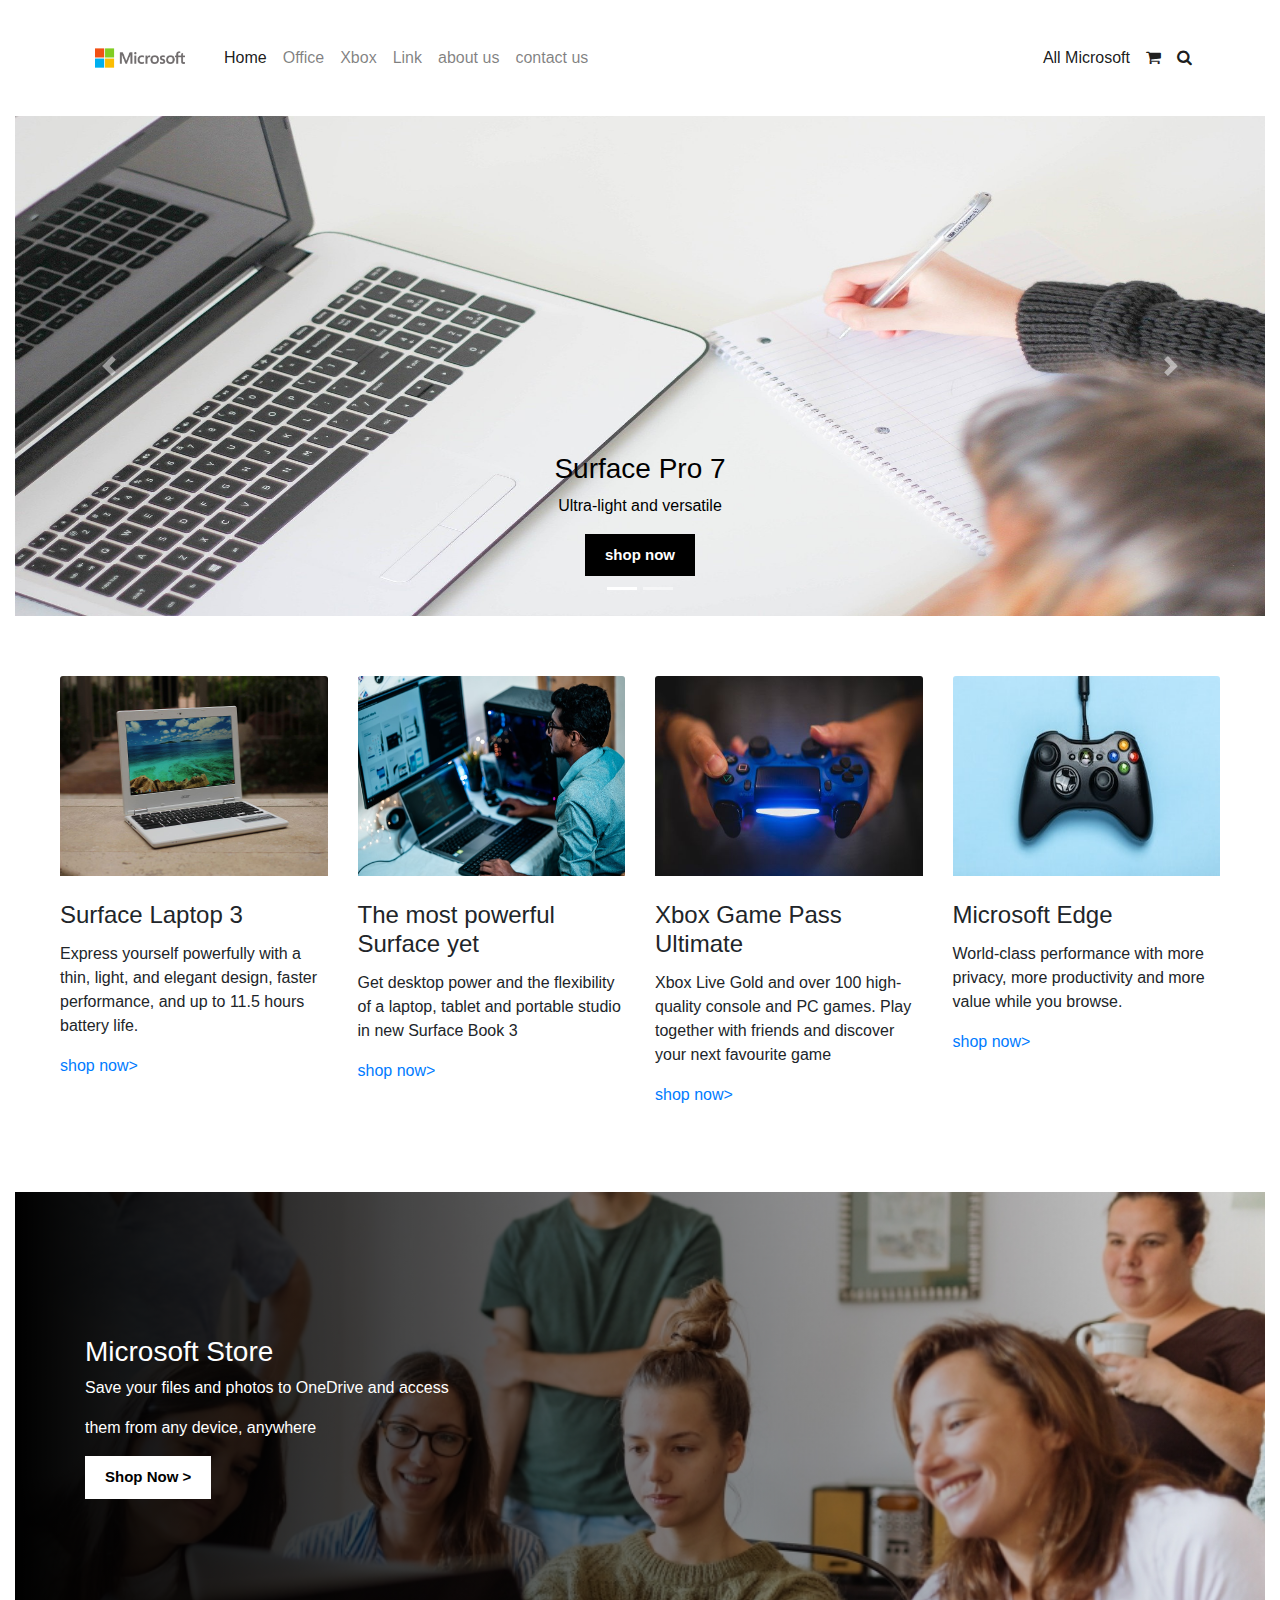
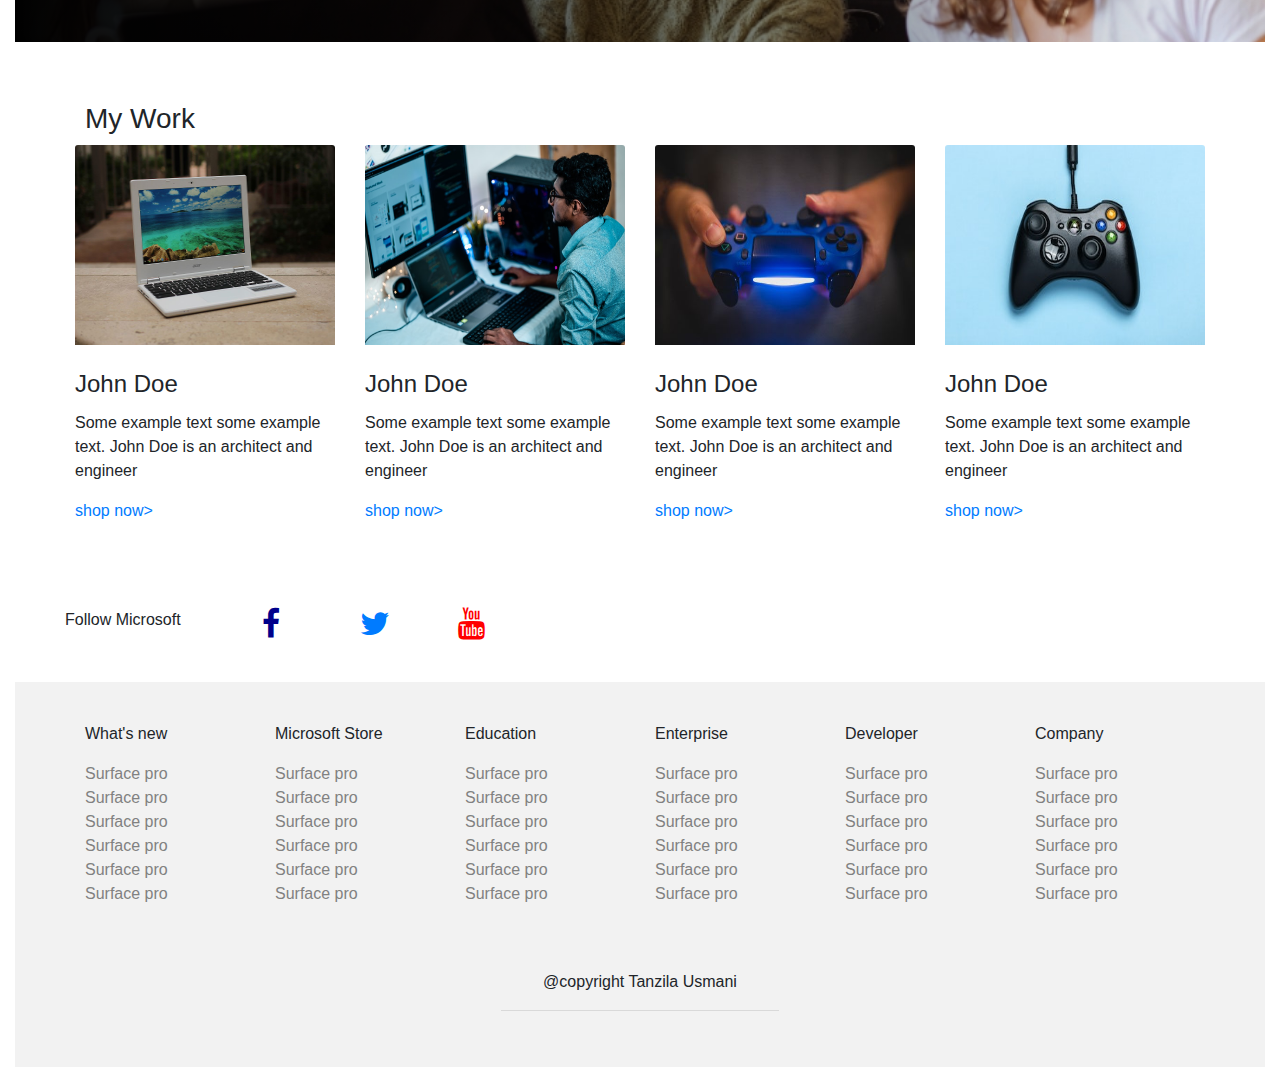
<file: index.html>
<!DOCTYPE html>
<html>
<head>
  <title></title>
  <link rel="stylesheet" href="https://cdnjs.cloudflare.com/ajax/libs/font-awesome/4.7.0/css/font-awesome.min.css">
  <meta charset="utf-8">
  <meta name="viewport" content="width=device-width, initial-scale=1">
  <link rel="stylesheet" href="https://maxcdn.bootstrapcdn.com/bootstrap/4.5.2/css/bootstrap.min.css">
  <script src="https://ajax.googleapis.com/ajax/libs/jquery/3.5.1/jquery.min.js"></script>
  <script src="https://cdnjs.cloudflare.com/ajax/libs/popper.js/1.16.0/umd/popper.min.js"></script>
  <script src="https://maxcdn.bootstrapcdn.com/bootstrap/4.5.2/js/bootstrap.min.js"></script>
 
   
  <link rel="stylesheet" href="style.css">
</head>
<body>
	<header>
  <div class="bodystyle">
<nav class="navbar navbar-expand-lg navbar-light ">
  <a class="navbar-brand" href="#">
    <img src="image/logo.png" class="logostyle">
  </a>
  <button class="navbar-toggler" type="button" data-toggle="collapse" data-target="#navbarSupportedContent" aria-controls="navbarSupportedContent" aria-expanded="false" aria-label="Toggle navigation">
    <span class="navbar-toggler-icon"></span>
  </button>

  <div class="collapse navbar-collapse" id="navbarSupportedContent">
    <ul class="navbar-nav mr-auto">
      <li class="nav-item active">
        <a class="nav-link" href="#">Home <span class="sr-only">(current)</span></a>
      </li>
      <li class="nav-item">
        <a class="nav-link" href="#">Office</a>
      </li>
       <li class="nav-item">
        <a class="nav-link" href="#">Xbox</a>
      </li>
       <li class="nav-item">
        <a class="nav-link" href="#">Link</a>
      </li>
       <li class="nav-item">
        <a class="nav-link" href="#">about us</a>
      </li>
       <li class="nav-item">
        <a class="nav-link" href="#">contact us</a>
      </li>
      
       
    </ul>
    <form class="form-inline my-2 my-lg-0">

<ul class="navbar-nav mr-auto">
      <li class="nav-item active">
        <a class="nav-link" href="#">All Microsoft <span class="sr-only">(current)</span></a>
      </li>
            <li class="nav-item active">
        <a class="nav-link" href="#"><i class="fa fa-shopping-cart"></i></i> <span class="sr-only">(current)</span></a>
      </li>
            <li class="nav-item active">
        <a class="nav-link" href="#"><i class="fa fa-search"></i> <span class="sr-only">(current)</span></a>
      </li>
    
    </form>
  </div>
</nav>
</div>
<div class="container-fluid">
<div id="demo" class="carousel slide" data-ride="carousel">
  <ul class="carousel-indicators">
    <li data-target="#demo" data-slide-to="0" class="active"></li>
    <li data-target="#demo" data-slide-to="1"></li>
  </ul>
  <div class="carousel-inner">
    <div class="carousel-item active">
      <img src="image/laptop.jpg" alt="Los Angeles" width="1100" height="500">
      <div class="carousel-caption">
        <h3>Surface Pro 7</h3>
        <p>Ultra-light and versatile</p>
        <button>shop now</button>
      </div>   
    </div>
    <div class="carousel-item">
      <img src="image/laptop.png" alt="Chicago" width="1100" height="500">
      <div class="carousel-caption">
        <h3>Microsoft 365</h3>
        <p>Premium Office apps, extra cloud storage, advanced security, and more – all in one convenient subscription</p>
        <button>shop now</button>
      </div>   
    </div>
    
  </div>
  <a class="carousel-control-prev" href="#demo" data-slide="prev">
    <span class="carousel-control-prev-icon"></span>
  </a>
  <a class="carousel-control-next" href="#demo" data-slide="next">
    <span class="carousel-control-next-icon"></span>
  </a>
</div>
</div>

</header>
<main>
	
	<div class="">
<div class="row">
	<div class="col-lg-3 col-md-3 col-12">
		<div class="card" >
    <img class="card-img-top" src="image/laptop1.jpg" alt="Card image" style="width:100%">
    <div class="card-body">
      <h4 class="card-title">Surface Laptop 3</h4>
      <p class="card-text">Express yourself powerfully with a thin, light, and elegant design, faster performance, and up to 11.5 hours battery life.</p>
      <a href="">shop now></a>
      
    </div>
  </div>
	</div>
	<div class="col-lg-3 col-md-3 col-12">
		<div class="card" >
    <img class="card-img-top" src="image/2.jpg" alt="Card image" style="width:100%">
    <div class="card-body">
      <h4 class="card-title">The most powerful Surface yet</h4>
      <p class="card-text">Get desktop power and the flexibility of a laptop, tablet and portable studio in new Surface Book 3</p>
      <a href="">shop now></a>
      
    </div>
  </div>
	</div>
	<div class="col-lg-3 col-md-3 col-12">
		<div class="card">
    <img class="card-img-top" src="image/3.jpg" alt="Card image" style="width:100%">
    <div class="card-body">
      <h4 class="card-title">Xbox Game Pass Ultimate</h4>
      <p class="card-text">Xbox Live Gold and over 100 high-quality console and PC games. Play together with friends and discover your next favourite game</p>
      <a href="">shop now></a>
      
    </div>
  </div>
	</div>
	<div class="col-lg-3 col-md-3 col-12">
		<div class="card">
    <img class="card-img-top" src="image/5.jpg" alt="Card image" style="width:100%">
    <div class="card-body">
      <h4 class="card-title">Microsoft Edge</h4>
      <p class="card-text">World-class performance with more privacy, more productivity and more value while you browse.</p>
      <a href="">shop now></a>
      
    </div>
  </div>
	</div>
</main>
<div class="container-fluid">
<section class="mstyle">
	
	<div class="mstore">
		<h3>Microsoft Store</h3>
		<p>Save your files and photos to OneDrive and access </p>
		<p>them from any device, anywhere
		</p>
<button>Shop Now ></button>

</section>

<section class="work">
	



<h3 style="margin:10px;">My Work</h3>
<div class="row">
	<div class="col-lg-3 col-md-3 col-12">
		<div class="card" >
    <img class="card-img-top" src="image/laptop1.jpg" alt="Card image" style="width:100%">
    <div class="card-body">
      <h4 class="card-title">John Doe</h4>
      <p class="card-text">Some example text some example text. John Doe is an architect and engineer</p>
      <a href="">shop now></a>
      
    </div>
  </div>
	</div>
	<div class="col-lg-3 col-md-3 col-12">
		<div class="card" >
    <img class="card-img-top" src="image/2.jpg" alt="Card image" style="width:100%">
    <div class="card-body">
      <h4 class="card-title">John Doe</h4>
      <p class="card-text">Some example text some example text. John Doe is an architect and engineer</p>
      <a href="">shop now></a>
      
    </div>
  </div>
	</div>
	<div class="col-lg-3 col-md-3 col-12">
		<div class="card">
    <img class="card-img-top" src="image/3.jpg" alt="Card image" style="width:100%">
    <div class="card-body">
      <h4 class="card-title">John Doe</h4>
      <p class="card-text">Some example text some example text. John Doe is an architect and engineer</p>
      <a href="">shop now></a>
      
    </div>
  </div>
	</div>
	<div class="col-lg-3 col-md-3 col-12">
		<div class="card">
    <img class="card-img-top" src="image/5.jpg" alt="Card image" style="width:100%">
    <div class="card-body">
      <h4 class="card-title">John Doe</h4>
      <p class="card-text">Some example text some example text. John Doe is an architect and engineer</p>
      <a href="">shop now></a>
      
    </div>
  </div>
	</div>








</section>

<section class="socialstyle">
	<div class="row">
		<div class="col-lg-2">
			Follow Microsoft
		</div>
		<div class="col-lg-1">
			<a href=""><i class="fa fa-facebook fa-2x "></i>
			</a>
		</div>
		<div class="col-lg-1">
			<a href=""><i class="fa fa-twitter fa-2x"></i>
			</a>
		</div>
		<div class="col-lg-1">
			<a href=""><i class="fa fa-youtube fa-2x"></i>
			</a>
		</div>
</section>

<footer class="end">
	<div class="container">
	<div class="row">
		<div class="col-lg-2">
			<p>What's new</p>
			<ul>
				<li><a href="#">Surface pro</a></li>
				<li><a href="#">Surface pro</a></li>
				<li><a href="#">Surface pro</a></li>
				<li><a href="#">Surface pro</a></li>
				<li><a href="#">Surface pro</a></li>
				<li><a href="#">Surface pro</a></li>
			</ul>
		</div>
		<div class="col-lg-2">
			<p>Microsoft Store</p>
			<ul>
				<li><a href="#">Surface pro</a></li>
				<li><a href="#">Surface pro</a></li>
				<li><a href="#">Surface pro</a></li>
				<li><a href="#">Surface pro</a></li>
				<li><a href="#">Surface pro</a></li>
				<li><a href="#">Surface pro</a></li>
			</ul>
		</div>
		<div class="col-lg-2">
			<p>Education</p>
			<ul>
				<li><a href="#">Surface pro</a></li>
				<li><a href="#">Surface pro</a></li>
				<li><a href="#">Surface pro</a></li>
				<li><a href="#">Surface pro</a></li>
				<li><a href="#">Surface pro</a></li>
				<li><a href="#">Surface pro</a></li>
			</ul>
		</div>
		<div class="col-lg-2">
			<p>Enterprise</p>
			<ul>
				<li><a href="#">Surface pro</a></li>
				<li><a href="#">Surface pro</a></li>
				<li><a href="#">Surface pro</a></li>
				<li><a href="#">Surface pro</a></li>
				<li><a href="#">Surface pro</a></li>
				<li><a href="#">Surface pro</a></li>
			</ul>
		</div>
		<div class="col-lg-2">
			<p>Developer</p>
			<ul>
				<li><a href="#">Surface pro</a></li>
				<li><a href="#">Surface pro</a></li>
				<li><a href="#">Surface pro</a></li>
				<li><a href="#">Surface pro</a></li>
				<li><a href="#">Surface pro</a></li>
				<li><a href="#">Surface pro</a></li>
			</ul>
		</div>
		<div class="col-lg-2">
			<p>Company</p>
			<ul>
				<li><a href="#">Surface pro</a></li>
				<li><a href="#">Surface pro</a></li>
				<li><a href="#">Surface pro</a></li>
				<li><a href="#">Surface pro</a></li>
				<li><a href="#">Surface pro</a></li>
				<li><a href="#">Surface pro</a></li>
			</ul>
		</div>
	</div>
	<br><br>
	<div class="row" >
		<div class="col-lg-12 text-center">
			@copyright Tanzila Usmani
			<hr class="w-25 mx-auto">
		</div>

</footer>
</body>
</html>
</file>
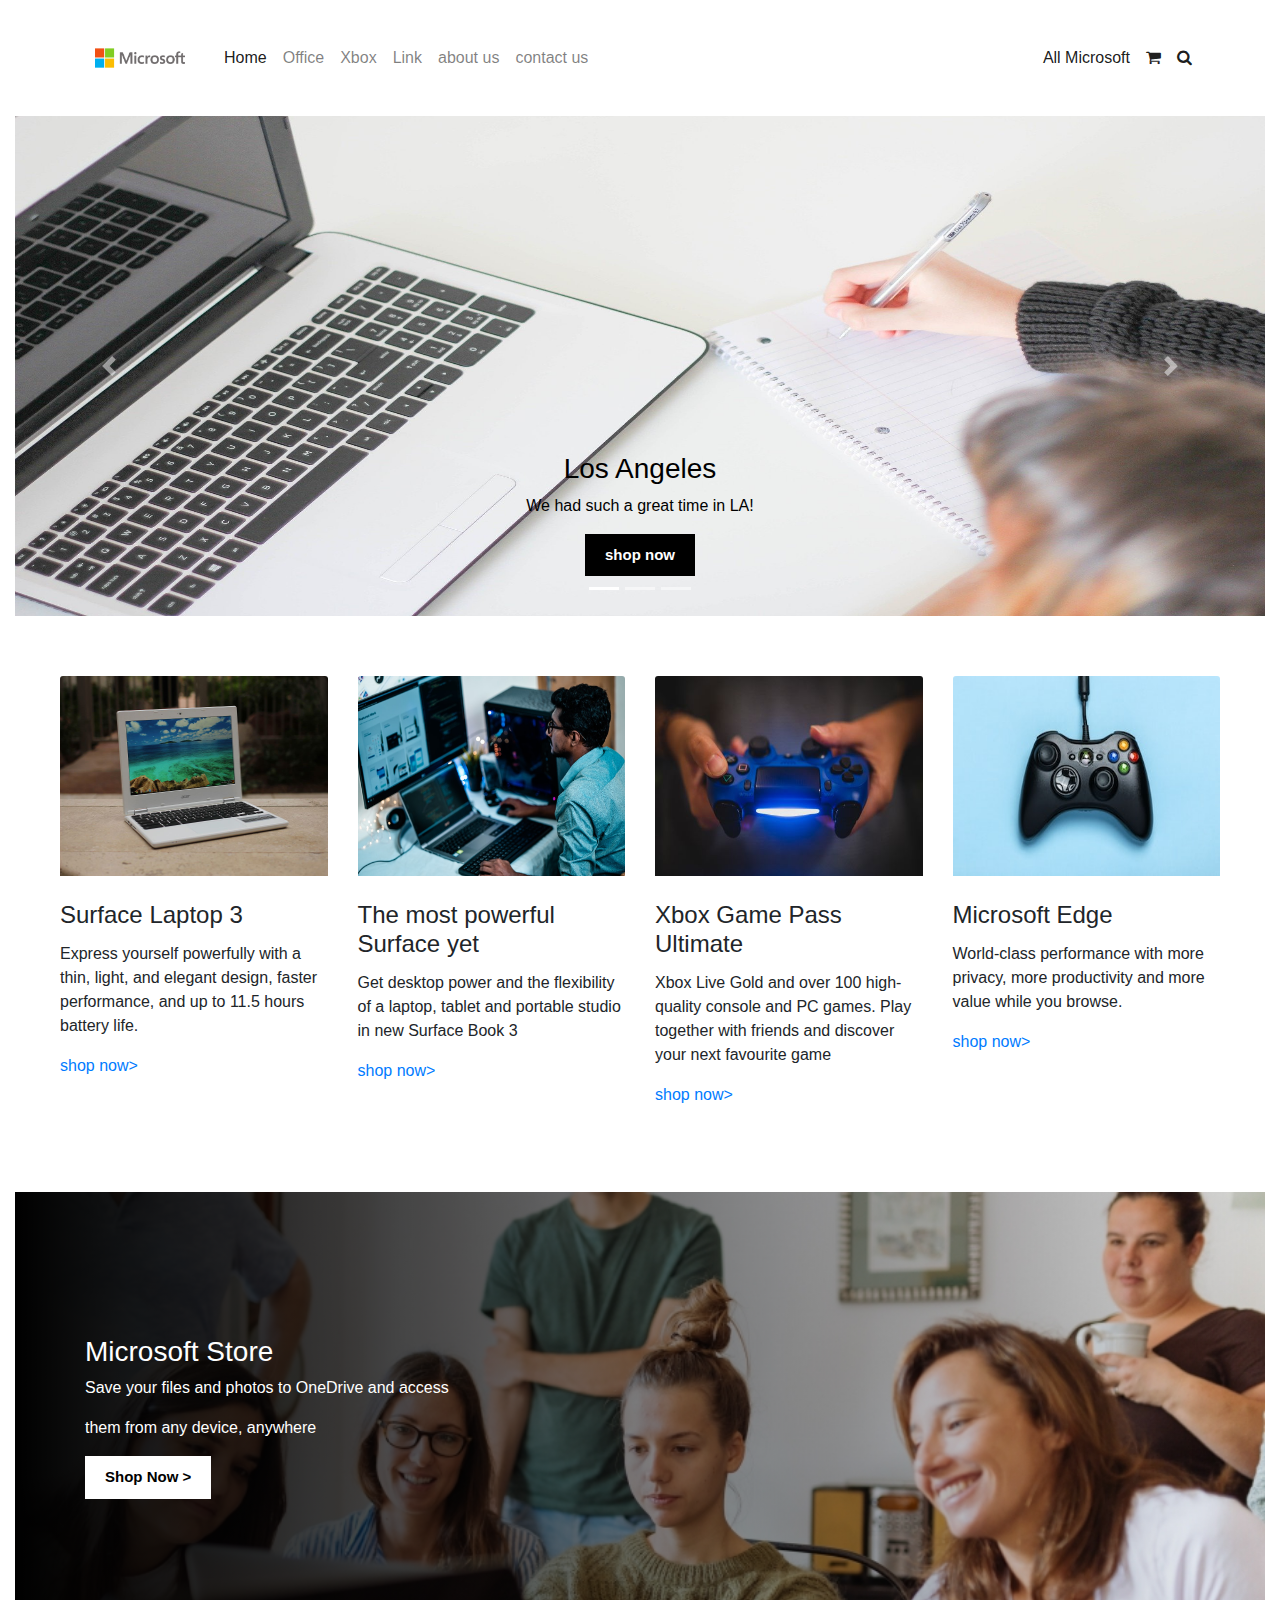
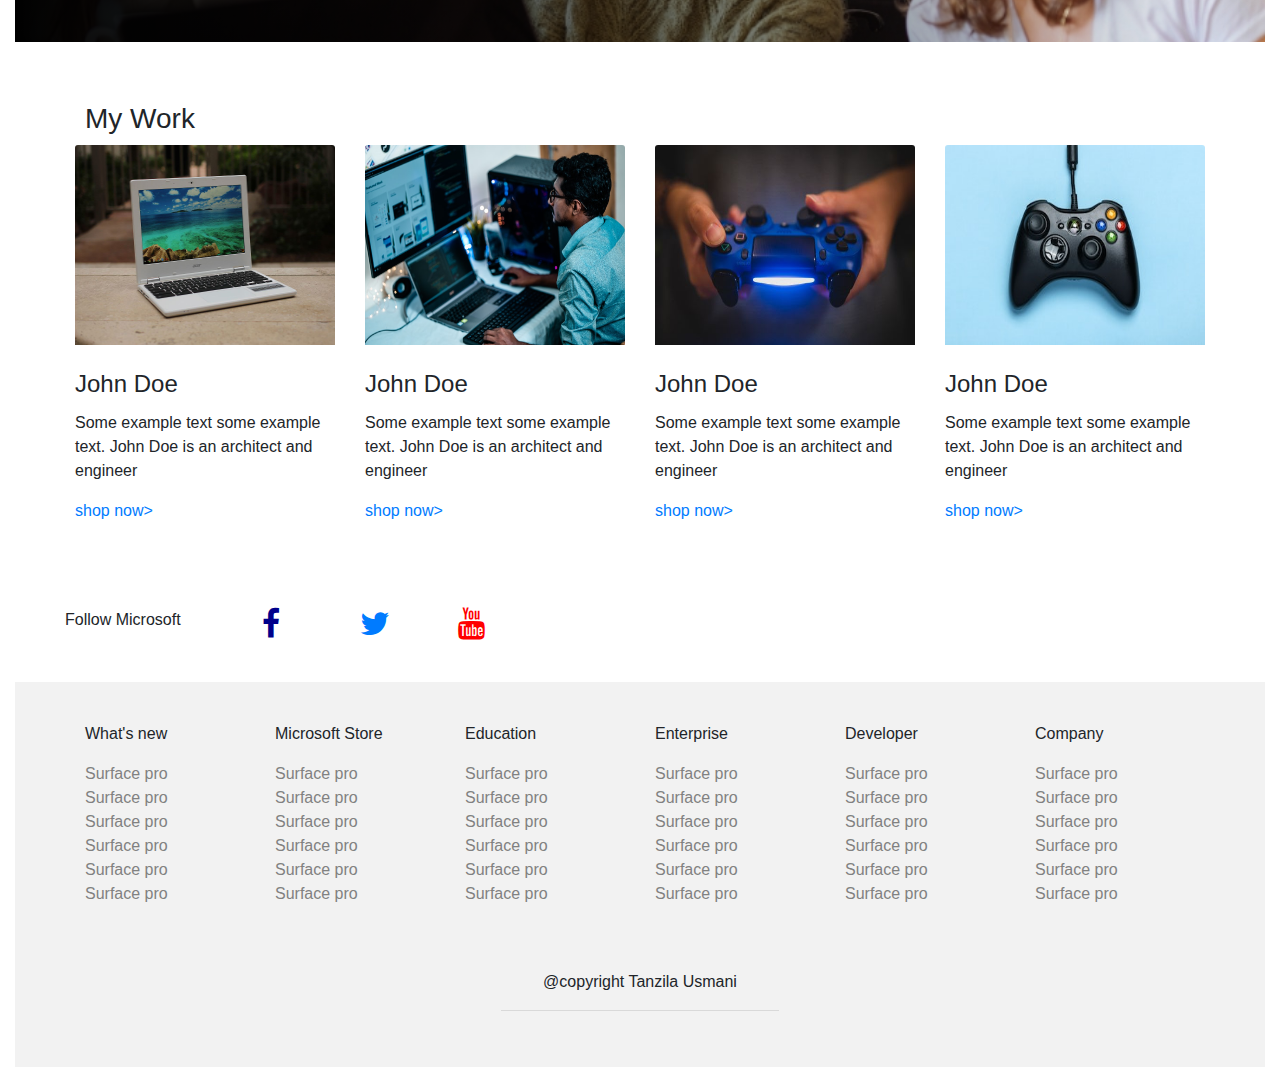
<file: index2.html>
<!DOCTYPE html>
<html>
<head>
  <title></title>
  <link rel="stylesheet" href="https://cdnjs.cloudflare.com/ajax/libs/font-awesome/4.7.0/css/font-awesome.min.css">
  <meta charset="utf-8">
  <meta name="viewport" content="width=device-width, initial-scale=1">
  <link rel="stylesheet" href="https://maxcdn.bootstrapcdn.com/bootstrap/4.5.2/css/bootstrap.min.css">
  <script src="https://ajax.googleapis.com/ajax/libs/jquery/3.5.1/jquery.min.js"></script>
  <script src="https://cdnjs.cloudflare.com/ajax/libs/popper.js/1.16.0/umd/popper.min.js"></script>
  <script src="https://maxcdn.bootstrapcdn.com/bootstrap/4.5.2/js/bootstrap.min.js"></script>
 
   
  <link rel="stylesheet" href="style.css">
</head>
<body>
	<header>
  <div class="bodystyle">
<nav class="navbar navbar-expand-lg navbar-light ">
  <a class="navbar-brand" href="#">
    <img src="image/logo.png" class="logostyle">
  </a>
  <button class="navbar-toggler" type="button" data-toggle="collapse" data-target="#navbarSupportedContent" aria-controls="navbarSupportedContent" aria-expanded="false" aria-label="Toggle navigation">
    <span class="navbar-toggler-icon"></span>
  </button>

  <div class="collapse navbar-collapse" id="navbarSupportedContent">
    <ul class="navbar-nav mr-auto">
      <li class="nav-item active">
        <a class="nav-link" href="#">Home <span class="sr-only">(current)</span></a>
      </li>
      <li class="nav-item">
        <a class="nav-link" href="#">Office</a>
      </li>
       <li class="nav-item">
        <a class="nav-link" href="#">Xbox</a>
      </li>
       <li class="nav-item">
        <a class="nav-link" href="#">Link</a>
      </li>
       <li class="nav-item">
        <a class="nav-link" href="#">about us</a>
      </li>
       <li class="nav-item">
        <a class="nav-link" href="#">contact us</a>
      </li>
      
       
    </ul>
    <form class="form-inline my-2 my-lg-0">

<ul class="navbar-nav mr-auto">
      <li class="nav-item active">
        <a class="nav-link" href="#">All Microsoft <span class="sr-only">(current)</span></a>
      </li>
            <li class="nav-item active">
        <a class="nav-link" href="#"><i class="fa fa-shopping-cart"></i></i> <span class="sr-only">(current)</span></a>
      </li>
            <li class="nav-item active">
        <a class="nav-link" href="#"><i class="fa fa-search"></i> <span class="sr-only">(current)</span></a>
      </li>
    
    </form>
  </div>
</nav>
</div>
<div class="container-fluid">
<div id="demo" class="carousel slide" data-ride="carousel">
  <ul class="carousel-indicators">
    <li data-target="#demo" data-slide-to="0" class="active"></li>
    <li data-target="#demo" data-slide-to="1"></li>
    <li data-target="#demo" data-slide-to="2"></li>
  </ul>
  <div class="carousel-inner">
    <div class="carousel-item active">
      <img src="image/laptop.jpg" alt="Los Angeles" width="1100" height="500">
      <div class="carousel-caption">
        <h3>Los Angeles</h3>
        <p>We had such a great time in LA!</p>
        <button>shop now</button>
      </div>   
    </div>
    <div class="carousel-item">
      <img src="image/laptop.jpg" alt="Chicago" width="1100" height="500">
      <div class="carousel-caption">
        <h3>Chicago</h3>
        <p>Thank you, Chicago!</p>
        <button>shop now</button>
      </div>   
    </div>
    <div class="carousel-item">
      <img src="image/laptop.jpg" alt="New York" width="1100" height="500">
      <div class="carousel-caption">
        <h3>New York</h3>
        <p>We love the Big Apple!</p>
        <button>shop now</button>
      </div>   
    </div>
  </div>
  <a class="carousel-control-prev" href="#demo" data-slide="prev">
    <span class="carousel-control-prev-icon"></span>
  </a>
  <a class="carousel-control-next" href="#demo" data-slide="next">
    <span class="carousel-control-next-icon"></span>
  </a>
</div>
</div>

</header>
<main>
	
	<div class="">
<div class="row">
	<div class="col-lg-3 col-md-3 col-12">
		<div class="card" >
    <img class="card-img-top" src="image/laptop1.jpg" alt="Card image" style="width:100%">
    <div class="card-body">
      <h4 class="card-title">Surface Laptop 3</h4>
      <p class="card-text">Express yourself powerfully with a thin, light, and elegant design, faster performance, and up to 11.5 hours battery life.</p>
      <a href="">shop now></a>
      
    </div>
  </div>
	</div>
	<div class="col-lg-3 col-md-3 col-12">
		<div class="card" >
    <img class="card-img-top" src="image/2.jpg" alt="Card image" style="width:100%">
    <div class="card-body">
      <h4 class="card-title">The most powerful Surface yet</h4>
      <p class="card-text">Get desktop power and the flexibility of a laptop, tablet and portable studio in new Surface Book 3</p>
      <a href="">shop now></a>
      
    </div>
  </div>
	</div>
	<div class="col-lg-3 col-md-3 col-12">
		<div class="card">
    <img class="card-img-top" src="image/3.jpg" alt="Card image" style="width:100%">
    <div class="card-body">
      <h4 class="card-title">Xbox Game Pass Ultimate</h4>
      <p class="card-text">Xbox Live Gold and over 100 high-quality console and PC games. Play together with friends and discover your next favourite game</p>
      <a href="">shop now></a>
      
    </div>
  </div>
	</div>
	<div class="col-lg-3 col-md-3 col-12">
		<div class="card">
    <img class="card-img-top" src="image/5.jpg" alt="Card image" style="width:100%">
    <div class="card-body">
      <h4 class="card-title">Microsoft Edge</h4>
      <p class="card-text">World-class performance with more privacy, more productivity and more value while you browse.</p>
      <a href="">shop now></a>
      
    </div>
  </div>
	</div>
</main>
<div class="container-fluid">
<section class="mstyle">
	
	<div class="mstore">
		<h3>Microsoft Store</h3>
		<p>Save your files and photos to OneDrive and access </p>
		<p>them from any device, anywhere
		</p>
<button>Shop Now ></button>

</section>

<section class="work">
	



<h3 style="margin:10px;">My Work</h3>
<div class="row">
	<div class="col-lg-3 col-md-3 col-12">
		<div class="card" >
    <img class="card-img-top" src="image/laptop1.jpg" alt="Card image" style="width:100%">
    <div class="card-body">
      <h4 class="card-title">John Doe</h4>
      <p class="card-text">Some example text some example text. John Doe is an architect and engineer</p>
      <a href="">shop now></a>
      
    </div>
  </div>
	</div>
	<div class="col-lg-3 col-md-3 col-12">
		<div class="card" >
    <img class="card-img-top" src="image/2.jpg" alt="Card image" style="width:100%">
    <div class="card-body">
      <h4 class="card-title">John Doe</h4>
      <p class="card-text">Some example text some example text. John Doe is an architect and engineer</p>
      <a href="">shop now></a>
      
    </div>
  </div>
	</div>
	<div class="col-lg-3 col-md-3 col-12">
		<div class="card">
    <img class="card-img-top" src="image/3.jpg" alt="Card image" style="width:100%">
    <div class="card-body">
      <h4 class="card-title">John Doe</h4>
      <p class="card-text">Some example text some example text. John Doe is an architect and engineer</p>
      <a href="">shop now></a>
      
    </div>
  </div>
	</div>
	<div class="col-lg-3 col-md-3 col-12">
		<div class="card">
    <img class="card-img-top" src="image/5.jpg" alt="Card image" style="width:100%">
    <div class="card-body">
      <h4 class="card-title">John Doe</h4>
      <p class="card-text">Some example text some example text. John Doe is an architect and engineer</p>
      <a href="">shop now></a>
      
    </div>
  </div>
	</div>








</section>

<section class="socialstyle">
	<div class="row">
		<div class="col-lg-2">
			Follow Microsoft
		</div>
		<div class="col-lg-1">
			<a href=""><i class="fa fa-facebook fa-2x "></i>
			</a>
		</div>
		<div class="col-lg-1">
			<a href=""><i class="fa fa-twitter fa-2x"></i>
			</a>
		</div>
		<div class="col-lg-1">
			<a href=""><i class="fa fa-youtube fa-2x"></i>
			</a>
		</div>
</section>

<footer class="end">
	<div class="container">
	<div class="row">
		<div class="col-lg-2">
			<p>What's new</p>
			<ul>
				<li><a href="#">Surface pro</a></li>
				<li><a href="#">Surface pro</a></li>
				<li><a href="#">Surface pro</a></li>
				<li><a href="#">Surface pro</a></li>
				<li><a href="#">Surface pro</a></li>
				<li><a href="#">Surface pro</a></li>
			</ul>
		</div>
		<div class="col-lg-2">
			<p>Microsoft Store</p>
			<ul>
				<li><a href="#">Surface pro</a></li>
				<li><a href="#">Surface pro</a></li>
				<li><a href="#">Surface pro</a></li>
				<li><a href="#">Surface pro</a></li>
				<li><a href="#">Surface pro</a></li>
				<li><a href="#">Surface pro</a></li>
			</ul>
		</div>
		<div class="col-lg-2">
			<p>Education</p>
			<ul>
				<li><a href="#">Surface pro</a></li>
				<li><a href="#">Surface pro</a></li>
				<li><a href="#">Surface pro</a></li>
				<li><a href="#">Surface pro</a></li>
				<li><a href="#">Surface pro</a></li>
				<li><a href="#">Surface pro</a></li>
			</ul>
		</div>
		<div class="col-lg-2">
			<p>Enterprise</p>
			<ul>
				<li><a href="#">Surface pro</a></li>
				<li><a href="#">Surface pro</a></li>
				<li><a href="#">Surface pro</a></li>
				<li><a href="#">Surface pro</a></li>
				<li><a href="#">Surface pro</a></li>
				<li><a href="#">Surface pro</a></li>
			</ul>
		</div>
		<div class="col-lg-2">
			<p>Developer</p>
			<ul>
				<li><a href="#">Surface pro</a></li>
				<li><a href="#">Surface pro</a></li>
				<li><a href="#">Surface pro</a></li>
				<li><a href="#">Surface pro</a></li>
				<li><a href="#">Surface pro</a></li>
				<li><a href="#">Surface pro</a></li>
			</ul>
		</div>
		<div class="col-lg-2">
			<p>Company</p>
			<ul>
				<li><a href="#">Surface pro</a></li>
				<li><a href="#">Surface pro</a></li>
				<li><a href="#">Surface pro</a></li>
				<li><a href="#">Surface pro</a></li>
				<li><a href="#">Surface pro</a></li>
				<li><a href="#">Surface pro</a></li>
			</ul>
		</div>
	</div>
	<br><br>
	<div class="row" >
		<div class="col-lg-12 text-center">
			@copyright Tanzila Usmani
			<hr class="w-25 mx-auto">
		</div>

</footer>
</body>
</html>
</file>
<file: style.css>
*{
	margin: 0;
	padding: 0;

}

.bodystyle{width: 90%;
	margin: 0 auto;

}

.logostyle{
	height: 10vh;
}
 .carousel-inner img {
    width: 100%;
    height: 500px;
  }
  main{
  	margin: 60px ;
  }
  .card{
  	border: none!important;
  }
  
  .carousel-item{
  	position: relative;
  }
  . .carousel-caption{
  	position: absolute;
  	top: 0;
  	left: 0!important;
  }
  .carousel-caption h3{
text-align: top;
color: black;
  }
   .carousel-caption p{
text-align: top;
color: black;
  }

.carousel-caption  button{
	color: #fff;
	background-color: #000;
	font-size: 15px;
	padding: 10px 20px;
	border: none;

  }
  .card-body{
  	padding: 25px 0!important;
  }
  .card-img-top{
  	height: 200px;
  }
.mstyle{width: 100%;
	height: 450px;
	background-image:linear-gradient(to right,rgba(0,0,0,7),rgba(0,0,0,0)) ,url("image/8.jpg");
	background-size: cover;
	background-repeat: no-repeat;
	margin: 20px 0 40px 0;
	color: white;
	display: flex;
	flex-direction: column;
	justify-content: center;
	padding-left: 70px;
	text-align: justify;

}


button{
	color: #000;
	background-color: #fff;
	font-size: 15px;
	padding: 10px 20px;
	border: none;
	font-weight: bold;

  }


  .work{
  	margin: 60px;
  }

  .socialstyle{
  	margin: 0 50px 40px;
  }
.fa-youtube{
	color: red;
}
.fa-facebook{
	color: darkblue;

}

footer{
	background-color: #f2f2f2;
	padding: 40px 0;
}
footer li{
	list-style: none;
}

footer a{
	text-decoration: none;
	color: #818181;
}
.end{
	margin: 0px 0px 0px 0px;
}
.footernav{
	display: flex;
	justify-content: space-between;
}
</file>
